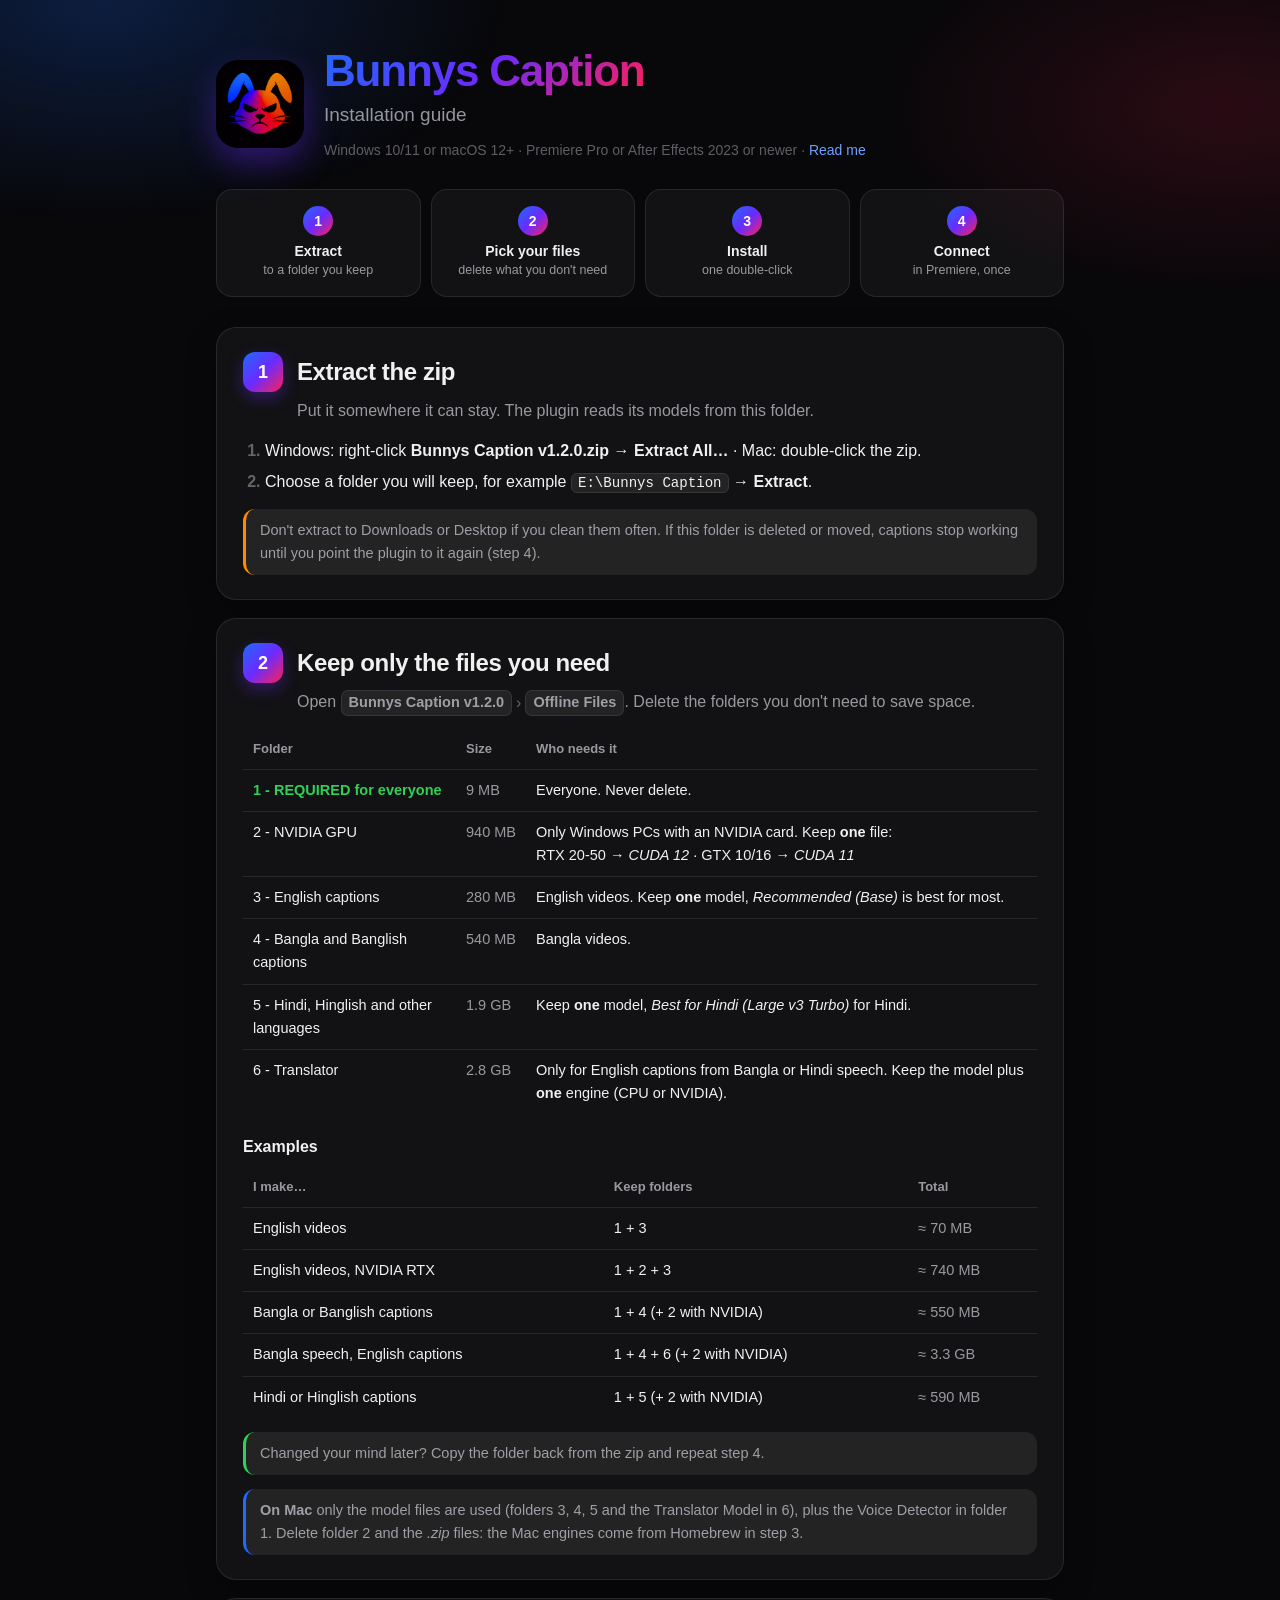
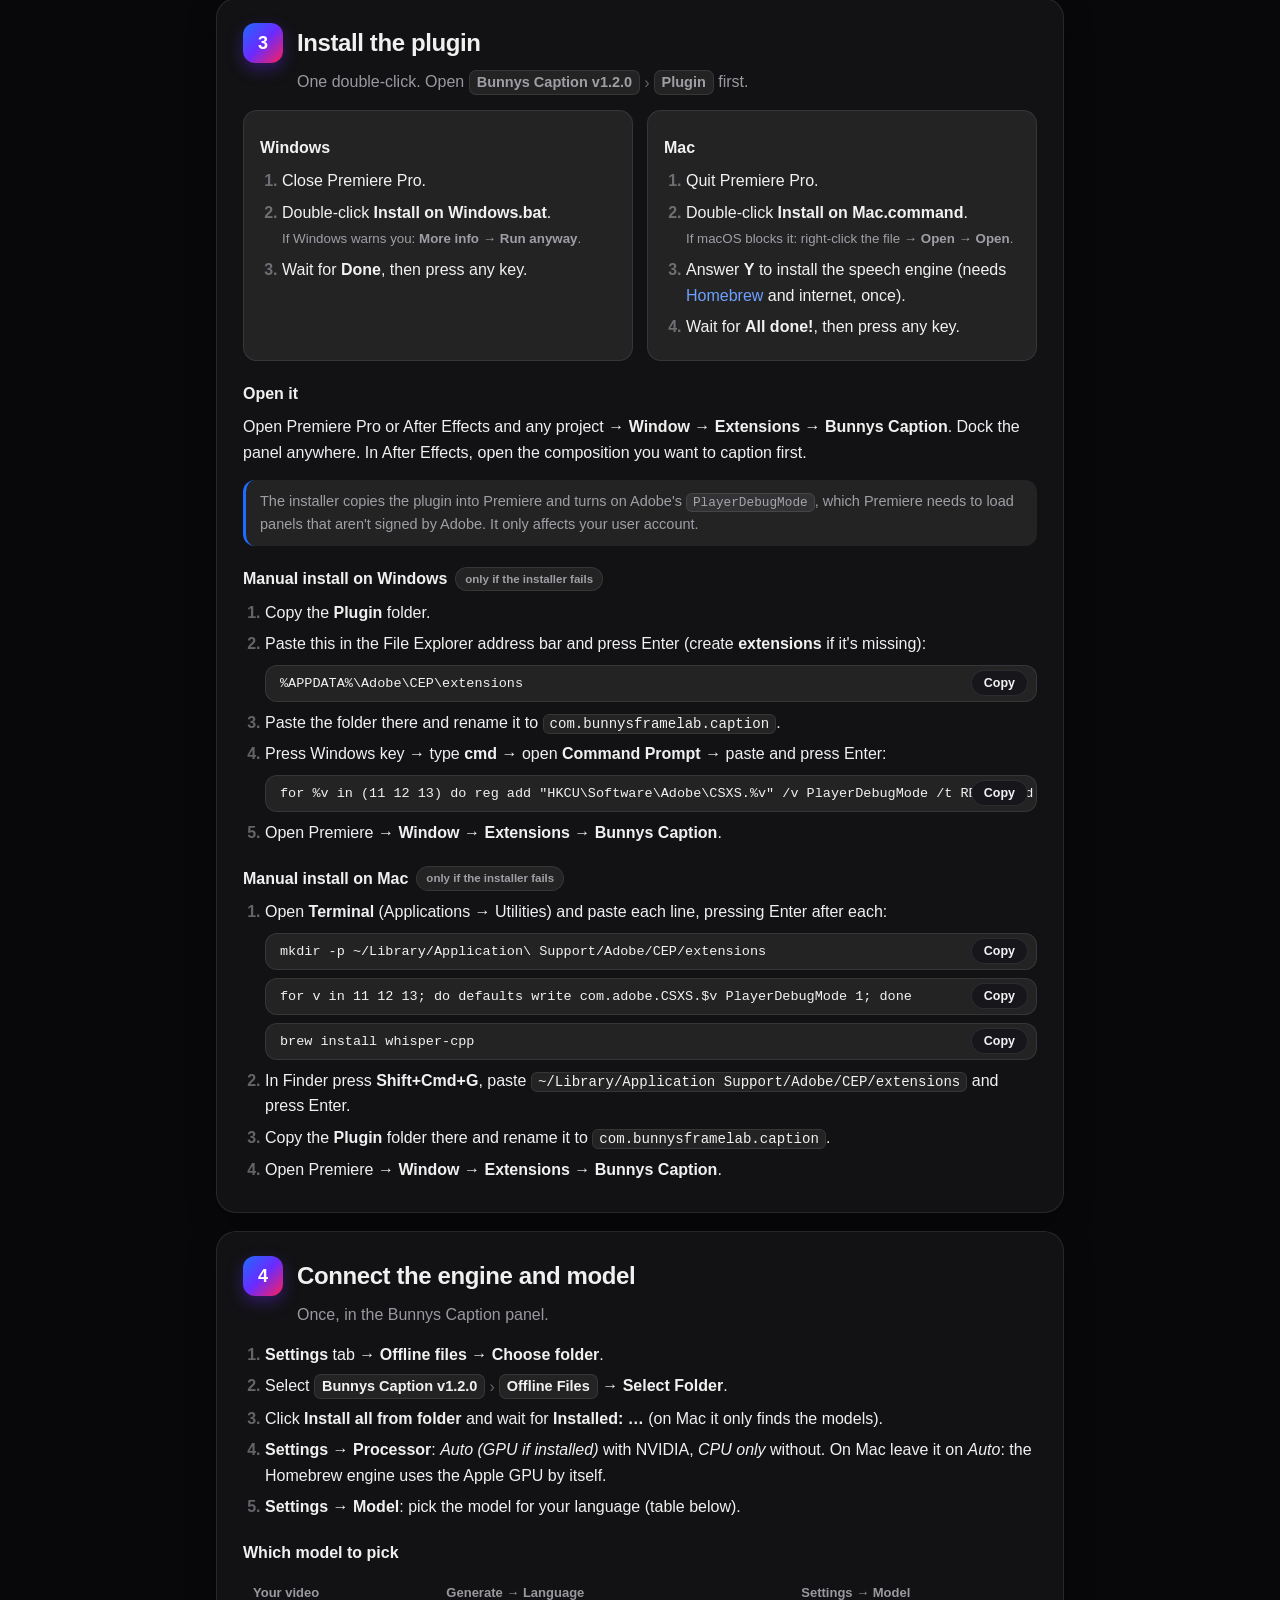
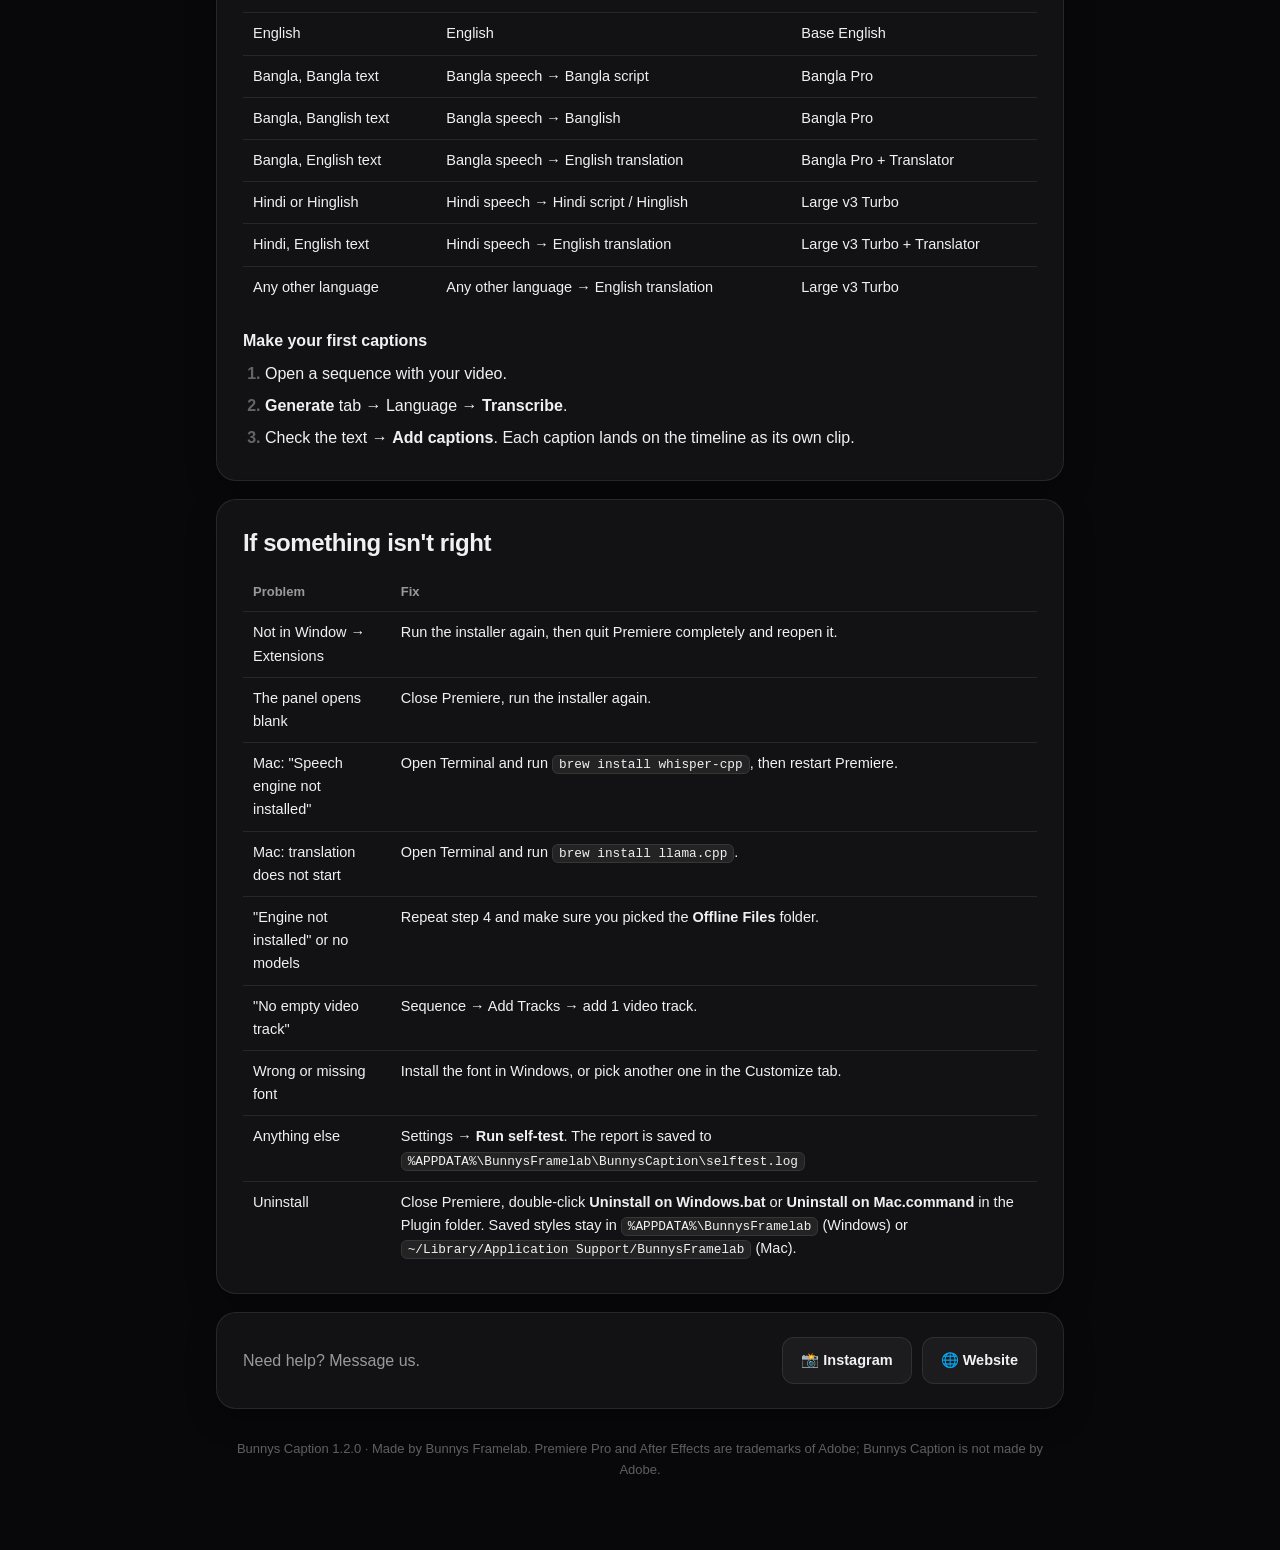
<file: INSTALLATION.html>
<!doctype html>
<html lang="en">
<head>
  <meta charset="utf-8">
  <meta name="viewport" content="width=device-width, initial-scale=1">
  <title>Bunnys Caption: Installation</title>
  <style>
    :root {
      --bg: #08080A; --card: rgba(255, 255, 255, 0.045); --edge: rgba(255, 255, 255, 0.09);
      --text: rgba(255, 255, 255, 0.94); --muted: rgba(235, 235, 245, 0.62); --faint: rgba(235, 235, 245, 0.38);
      --code-bg: rgba(255, 255, 255, 0.07); --blue: #1F6BFF; --orange: #FF8A00; --green: #30d158;
      --brand: linear-gradient(135deg, #1F6BFF 0%, #6A2BFF 50%, #FF1F56 100%);
      --glow-1: rgba(31, 107, 255, 0.22); --glow-2: rgba(255, 31, 86, 0.14);
    }
    * { box-sizing: border-box; }
    html { scroll-behavior: smooth; }
    body { margin: 0; background: var(--bg); color: var(--text);
      font: 16px/1.6 "Segoe UI", Inter, -apple-system, Helvetica, Arial, sans-serif; -webkit-font-smoothing: antialiased; }
    body::before { content: ""; position: fixed; inset: 0; z-index: -1; pointer-events: none;
      background: radial-gradient(45% 35% at 8% 0%, var(--glow-1), transparent 70%),
                  radial-gradient(40% 30% at 96% 12%, var(--glow-2), transparent 70%); }
    .wrap { max-width: 880px; margin: 0 auto; padding: 48px 16px 64px; }
    a { color: #6FA0FF; text-decoration: none; } a:hover { text-decoration: underline; }
    code { font: 0.88em Consolas, Menlo, monospace; background: var(--code-bg); border: 1px solid var(--edge);
      border-radius: 6px; padding: 1px 6px; word-break: break-word; }
    .file { font-weight: 600; }
    .grad { background: var(--brand); -webkit-background-clip: text; background-clip: text; color: transparent; }

    .hero { display: flex; gap: 20px; align-items: center; margin-bottom: 28px; }
    .hero img { width: 88px; height: 88px; border-radius: 22px; flex: none; box-shadow: 0 14px 34px rgba(106, 43, 255, 0.4); }
    h1 { margin: 0; font-size: 44px; line-height: 1.05; letter-spacing: -1.2px; }
    .tagline { margin: 6px 0 0; font-size: 19px; color: var(--muted); }
    .byline { margin: 8px 0 0; font-size: 14px; color: var(--faint); }

    .card { background: var(--card); border: 1px solid var(--edge); border-radius: 20px; padding: 24px 26px; margin-bottom: 18px;
      box-shadow: 0 10px 30px rgba(0, 0, 0, 0.3); }

    .flow { display: grid; grid-template-columns: repeat(4, 1fr); gap: 10px; margin: 6px 0 30px; }
    .flow a { display: block; text-align: center; padding: 16px 10px; border-radius: 16px; background: var(--card);
      border: 1px solid var(--edge); color: var(--text); }
    .flow a:hover { text-decoration: none; border-color: var(--blue); }
    .flow .n { display: inline-grid; place-items: center; width: 30px; height: 30px; border-radius: 50%;
      background: var(--brand); color: #fff; font-weight: 700; font-size: 14px; margin-bottom: 6px; }
    .flow b { display: block; font-size: 14px; line-height: 1.3; }
    .flow span { display: block; font-size: 12.5px; color: var(--muted); }

    .step-head { display: flex; align-items: center; gap: 14px; margin-bottom: 6px; }
    .step-head .n { width: 40px; height: 40px; flex: none; border-radius: 12px; display: grid; place-items: center;
      background: var(--brand); color: #fff; font-weight: 700; font-size: 18px; box-shadow: 0 6px 16px rgba(106, 43, 255, 0.35); }
    h2 { margin: 0; font-size: 24px; letter-spacing: -0.4px; }
    .lead { color: var(--muted); margin: 0 0 14px 54px; }
    h3 { font-size: 16px; margin: 20px 0 8px; display: flex; align-items: center; gap: 8px; }
    .pill { font-size: 11.5px; font-weight: 600; padding: 2px 9px; border-radius: 999px; background: var(--code-bg);
      border: 1px solid var(--edge); color: var(--muted); }
    ol, ul { margin: 0; padding-left: 22px; } li { margin: 6px 0; } li::marker { color: var(--faint); font-weight: 600; }
    .path { display: inline-flex; flex-wrap: wrap; align-items: center; gap: 4px; }
    .path b { background: var(--code-bg); border: 1px solid var(--edge); border-radius: 7px; padding: 0 7px; font-weight: 600; font-size: 14.5px; }
    .path i { color: var(--faint); font-style: normal; }

    .note { margin-top: 14px; padding: 10px 14px; border-radius: 12px; font-size: 14.5px; color: var(--muted);
      background: var(--code-bg); border-left: 3px solid var(--blue); }
    .note.warn { border-left-color: var(--orange); } .note.good { border-left-color: var(--green); }

    .cmd { position: relative; margin: 8px 0; padding: 10px 84px 10px 14px; border-radius: 12px; background: var(--code-bg);
      border: 1px solid var(--edge); font: 13.5px Consolas, Menlo, monospace; overflow-x: auto; white-space: nowrap; }
    .copy { position: absolute; right: 8px; top: 50%; transform: translateY(-50%); font: 600 12.5px "Segoe UI", sans-serif;
      padding: 5px 12px; border-radius: 999px; border: 1px solid var(--edge); background: #16161b; color: var(--text); cursor: pointer; }
    .copy:hover { border-color: var(--blue); }

    table { width: 100%; border-collapse: collapse; font-size: 14.5px; }
    th, td { text-align: left; padding: 9px 10px; border-bottom: 1px solid var(--edge); vertical-align: top; }
    th { color: var(--muted); font-weight: 600; font-size: 13px; }
    tr:last-child td { border-bottom: 0; }
    .must td:first-child { color: var(--green); font-weight: 600; }
    .size { white-space: nowrap; color: var(--muted); }

    .two { display: grid; grid-template-columns: 1fr 1fr; gap: 14px; }
    .box { border: 1px solid var(--edge); border-radius: 14px; padding: 4px 16px 14px; background: var(--code-bg); }
    @media (max-width: 680px) { .two { grid-template-columns: 1fr; } }
    .btn { display: inline-flex; align-items: center; gap: 8px; padding: 11px 18px; border-radius: 12px; font-weight: 600;
      font-size: 14.5px; border: 1px solid var(--edge); background: var(--card); color: var(--text); }
    .btn:hover { text-decoration: none; border-color: var(--blue); }
    footer { text-align: center; color: var(--faint); font-size: 13px; margin-top: 30px; }

    @media (max-width: 680px) {
      .wrap { padding-top: 28px; } .hero { flex-direction: column; align-items: flex-start; } h1 { font-size: 36px; }
      .flow { grid-template-columns: 1fr 1fr; } .lead { margin-left: 0; } .card { padding: 20px 16px; }
      .size { white-space: normal; }
    }
  </style>
</head>
<body>
<div class="wrap">

  <header class="hero">
    <img src="Plugin/assets/logo.png" alt="Bunnys Caption logo">
    <div>
      <h1><span class="grad">Bunnys Caption</span></h1>
      <p class="tagline">Installation guide</p>
      <p class="byline">Windows 10/11 or macOS 12+ · Premiere Pro or After Effects 2023 or newer · <a href="README.html">Read me</a></p>
    </div>
  </header>

  <nav class="flow" aria-label="Steps">
    <a href="#extract"><span class="n">1</span><b>Extract</b><span>to a folder you keep</span></a>
    <a href="#files"><span class="n">2</span><b>Pick your files</b><span>delete what you don't need</span></a>
    <a href="#install"><span class="n">3</span><b>Install</b><span>one double-click</span></a>
    <a href="#connect"><span class="n">4</span><b>Connect</b><span>in Premiere, once</span></a>
  </nav>

  <!-- STEP 1 -->
  <section class="card" id="extract">
    <div class="step-head"><span class="n">1</span><h2>Extract the zip</h2></div>
    <p class="lead">Put it somewhere it can stay. The plugin reads its models from this folder.</p>
    <ol>
      <li>Windows: right-click <span class="file">Bunnys Caption v1.2.0.zip</span> → <b>Extract All…</b> · Mac: double-click the zip.</li>
      <li>Choose a folder you will keep, for example <code>E:\Bunnys Caption</code> → <b>Extract</b>.</li>
    </ol>
    <div class="note warn">Don't extract to Downloads or Desktop if you clean them often. If this folder is deleted or moved,
      captions stop working until you point the plugin to it again (step 4).</div>
  </section>

  <!-- STEP 2 -->
  <section class="card" id="files">
    <div class="step-head"><span class="n">2</span><h2>Keep only the files you need</h2></div>
    <p class="lead">Open <span class="path"><b>Bunnys Caption v1.2.0</b><i>›</i><b>Offline Files</b></span>. Delete the folders you don't need to save space.</p>
    <table>
      <tr><th>Folder</th><th>Size</th><th>Who needs it</th></tr>
      <tr class="must"><td>1 - REQUIRED for everyone</td><td class="size">9 MB</td><td>Everyone. Never delete.</td></tr>
      <tr><td>2 - NVIDIA GPU</td><td class="size">940 MB</td><td>Only Windows PCs with an NVIDIA card. Keep <b>one</b> file:<br>RTX 20-50 → <i>CUDA 12</i> · GTX 10/16 → <i>CUDA 11</i></td></tr>
      <tr><td>3 - English captions</td><td class="size">280 MB</td><td>English videos. Keep <b>one</b> model, <i>Recommended (Base)</i> is best for most.</td></tr>
      <tr><td>4 - Bangla and Banglish captions</td><td class="size">540 MB</td><td>Bangla videos.</td></tr>
      <tr><td>5 - Hindi, Hinglish and other languages</td><td class="size">1.9 GB</td><td>Keep <b>one</b> model, <i>Best for Hindi (Large v3 Turbo)</i> for Hindi.</td></tr>
      <tr><td>6 - Translator</td><td class="size">2.8 GB</td><td>Only for English captions from Bangla or Hindi speech. Keep the model plus <b>one</b> engine (CPU or NVIDIA).</td></tr>
    </table>
    <h3>Examples</h3>
    <table>
      <tr><th>I make…</th><th>Keep folders</th><th>Total</th></tr>
      <tr><td>English videos</td><td>1 + 3</td><td class="size">≈ 70 MB</td></tr>
      <tr><td>English videos, NVIDIA RTX</td><td>1 + 2 + 3</td><td class="size">≈ 740 MB</td></tr>
      <tr><td>Bangla or Banglish captions</td><td>1 + 4 (+ 2 with NVIDIA)</td><td class="size">≈ 550 MB</td></tr>
      <tr><td>Bangla speech, English captions</td><td>1 + 4 + 6 (+ 2 with NVIDIA)</td><td class="size">≈ 3.3 GB</td></tr>
      <tr><td>Hindi or Hinglish captions</td><td>1 + 5 (+ 2 with NVIDIA)</td><td class="size">≈ 590 MB</td></tr>
    </table>
    <div class="note good">Changed your mind later? Copy the folder back from the zip and repeat step 4.</div>
    <div class="note"><b>On Mac</b> only the model files are used (folders 3, 4, 5 and the Translator Model in 6), plus the Voice Detector in folder 1.
      Delete folder 2 and the <i>.zip</i> files: the Mac engines come from Homebrew in step 3.</div>
  </section>

  <!-- STEP 3 -->
  <section class="card" id="install">
    <div class="step-head"><span class="n">3</span><h2>Install the plugin</h2></div>
    <p class="lead">One double-click. Open <span class="path"><b>Bunnys Caption v1.2.0</b><i>›</i><b>Plugin</b></span> first.</p>
    <div class="two">
      <div class="box">
        <h3>Windows</h3>
        <ol>
          <li>Close Premiere Pro.</li>
          <li>Double-click <span class="file">Install on Windows.bat</span>.<br>
            <small style="color:var(--muted)">If Windows warns you: <b>More info</b> → <b>Run anyway</b>.</small></li>
          <li>Wait for <b>Done</b>, then press any key.</li>
        </ol>
      </div>
      <div class="box">
        <h3>Mac</h3>
        <ol>
          <li>Quit Premiere Pro.</li>
          <li>Double-click <span class="file">Install on Mac.command</span>.<br>
            <small style="color:var(--muted)">If macOS blocks it: right-click the file → <b>Open</b> → <b>Open</b>.</small></li>
          <li>Answer <b>Y</b> to install the speech engine (needs <a href="https://brew.sh">Homebrew</a> and internet, once).</li>
          <li>Wait for <b>All done!</b>, then press any key.</li>
        </ol>
      </div>
    </div>
    <h3>Open it</h3>
    <p style="margin:0">Open Premiere Pro or After Effects and any project → <b>Window → Extensions → Bunnys Caption</b>. Dock the panel anywhere. In After Effects, open the composition you want to caption first.</p>
    <div class="note">The installer copies the plugin into Premiere and turns on Adobe's <code>PlayerDebugMode</code>,
      which Premiere needs to load panels that aren't signed by Adobe. It only affects your user account.</div>

    <h3>Manual install on Windows <span class="pill">only if the installer fails</span></h3>
    <ol>
      <li>Copy the <span class="file">Plugin</span> folder.</li>
      <li>Paste this in the File Explorer address bar and press Enter (create <b>extensions</b> if it's missing):
        <div class="cmd">%APPDATA%\Adobe\CEP\extensions<button class="copy">Copy</button></div></li>
      <li>Paste the folder there and rename it to <code>com.bunnysframelab.caption</code>.</li>
      <li>Press Windows key → type <b>cmd</b> → open <b>Command Prompt</b> → paste and press Enter:
        <div class="cmd">for %v in (11 12 13) do reg add "HKCU\Software\Adobe\CSXS.%v" /v PlayerDebugMode /t REG_SZ /d 1 /f<button class="copy">Copy</button></div></li>
      <li>Open Premiere → <b>Window → Extensions → Bunnys Caption</b>.</li>
    </ol>

    <h3>Manual install on Mac <span class="pill">only if the installer fails</span></h3>
    <ol>
      <li>Open <b>Terminal</b> (Applications → Utilities) and paste each line, pressing Enter after each:
        <div class="cmd">mkdir -p ~/Library/Application\ Support/Adobe/CEP/extensions<button class="copy">Copy</button></div>
        <div class="cmd">for v in 11 12 13; do defaults write com.adobe.CSXS.$v PlayerDebugMode 1; done<button class="copy">Copy</button></div>
        <div class="cmd">brew install whisper-cpp<button class="copy">Copy</button></div></li>
      <li>In Finder press <b>Shift+Cmd+G</b>, paste <code>~/Library/Application Support/Adobe/CEP/extensions</code> and press Enter.</li>
      <li>Copy the <span class="file">Plugin</span> folder there and rename it to <code>com.bunnysframelab.caption</code>.</li>
      <li>Open Premiere → <b>Window → Extensions → Bunnys Caption</b>.</li>
    </ol>
  </section>

  <!-- STEP 4 -->
  <section class="card" id="connect">
    <div class="step-head"><span class="n">4</span><h2>Connect the engine and model</h2></div>
    <p class="lead">Once, in the Bunnys Caption panel.</p>
    <ol>
      <li><b>Settings</b> tab → <b>Offline files</b> → <b>Choose folder</b>.</li>
      <li>Select <span class="path"><b>Bunnys Caption v1.2.0</b><i>›</i><b>Offline Files</b></span> → <b>Select Folder</b>.</li>
      <li>Click <b>Install all from folder</b> and wait for <b>Installed: …</b> (on Mac it only finds the models).</li>
      <li><b>Settings → Processor</b>: <i>Auto (GPU if installed)</i> with NVIDIA, <i>CPU only</i> without. On Mac leave it on <i>Auto</i>:
        the Homebrew engine uses the Apple GPU by itself.</li>
      <li><b>Settings → Model</b>: pick the model for your language (table below).</li>
    </ol>

    <h3>Which model to pick</h3>
    <table>
      <tr><th>Your video</th><th>Generate → Language</th><th>Settings → Model</th></tr>
      <tr><td>English</td><td>English</td><td>Base English</td></tr>
      <tr><td>Bangla, Bangla text</td><td>Bangla speech → Bangla script</td><td>Bangla Pro</td></tr>
      <tr><td>Bangla, Banglish text</td><td>Bangla speech → Banglish</td><td>Bangla Pro</td></tr>
      <tr><td>Bangla, English text</td><td>Bangla speech → English translation</td><td>Bangla Pro + Translator</td></tr>
      <tr><td>Hindi or Hinglish</td><td>Hindi speech → Hindi script / Hinglish</td><td>Large v3 Turbo</td></tr>
      <tr><td>Hindi, English text</td><td>Hindi speech → English translation</td><td>Large v3 Turbo + Translator</td></tr>
      <tr><td>Any other language</td><td>Any other language → English translation</td><td>Large v3 Turbo</td></tr>
    </table>

    <h3>Make your first captions</h3>
    <ol>
      <li>Open a sequence with your video.</li>
      <li><b>Generate</b> tab → Language → <b>Transcribe</b>.</li>
      <li>Check the text → <b>Add captions</b>. Each caption lands on the timeline as its own clip.</li>
    </ol>
  </section>

  <!-- TROUBLESHOOTING -->
  <section class="card">
    <h2 style="margin-bottom:10px">If something isn't right</h2>
    <table>
      <tr><th>Problem</th><th>Fix</th></tr>
      <tr><td>Not in Window → Extensions</td><td>Run the installer again, then quit Premiere completely and reopen it.</td></tr>
      <tr><td>The panel opens blank</td><td>Close Premiere, run the installer again.</td></tr>
      <tr><td>Mac: "Speech engine not installed"</td><td>Open Terminal and run <code>brew install whisper-cpp</code>, then restart Premiere.</td></tr>
      <tr><td>Mac: translation does not start</td><td>Open Terminal and run <code>brew install llama.cpp</code>.</td></tr>
      <tr><td>"Engine not installed" or no models</td><td>Repeat step 4 and make sure you picked the <b>Offline Files</b> folder.</td></tr>
      <tr><td>"No empty video track"</td><td>Sequence → Add Tracks → add 1 video track.</td></tr>
      <tr><td>Wrong or missing font</td><td>Install the font in Windows, or pick another one in the Customize tab.</td></tr>
      <tr><td>Anything else</td><td>Settings → <b>Run self-test</b>. The report is saved to <code>%APPDATA%\BunnysFramelab\BunnysCaption\selftest.log</code></td></tr>
      <tr><td>Uninstall</td><td>Close Premiere, double-click <span class="file">Uninstall on Windows.bat</span> or <span class="file">Uninstall on Mac.command</span> in the Plugin folder.
        Saved styles stay in <code>%APPDATA%\BunnysFramelab</code> (Windows) or <code>~/Library/Application Support/BunnysFramelab</code> (Mac).</td></tr>
    </table>
  </section>

  <section class="card" style="display:flex;justify-content:space-between;align-items:center;gap:14px;flex-wrap:wrap">
    <span style="color:var(--muted)">Need help? Message us.</span>
    <span style="display:flex;gap:10px;flex-wrap:wrap">
      <a class="btn" href="https://www.instagram.com/bunnysframelab">📸 Instagram</a>
      <a class="btn" href="https://framelabmedia.odoo.com">🌐 Website</a>
    </span>
  </section>

  <footer>Bunnys Caption 1.2.0 · Made by Bunnys Framelab. Premiere Pro and After Effects are trademarks of Adobe; Bunnys Caption is not made by Adobe.</footer>
</div>

<script>
  document.querySelectorAll('.copy').forEach(function (btn) {
    btn.addEventListener('click', function () {
      var text = btn.parentNode.textContent.replace(btn.textContent, '').trim();
      var done = function () { btn.textContent = 'Copied'; setTimeout(function () { btn.textContent = 'Copy'; }, 1500); };
      function fallback() {
        var t = document.createElement('textarea'); t.value = text; document.body.appendChild(t); t.select();
        try { document.execCommand('copy'); done(); } catch (e) {} t.remove();
      }
      if (navigator.clipboard && navigator.clipboard.writeText) navigator.clipboard.writeText(text).then(done, fallback); else fallback();
    });
  });
</script>
</body>
</html>
</file>
